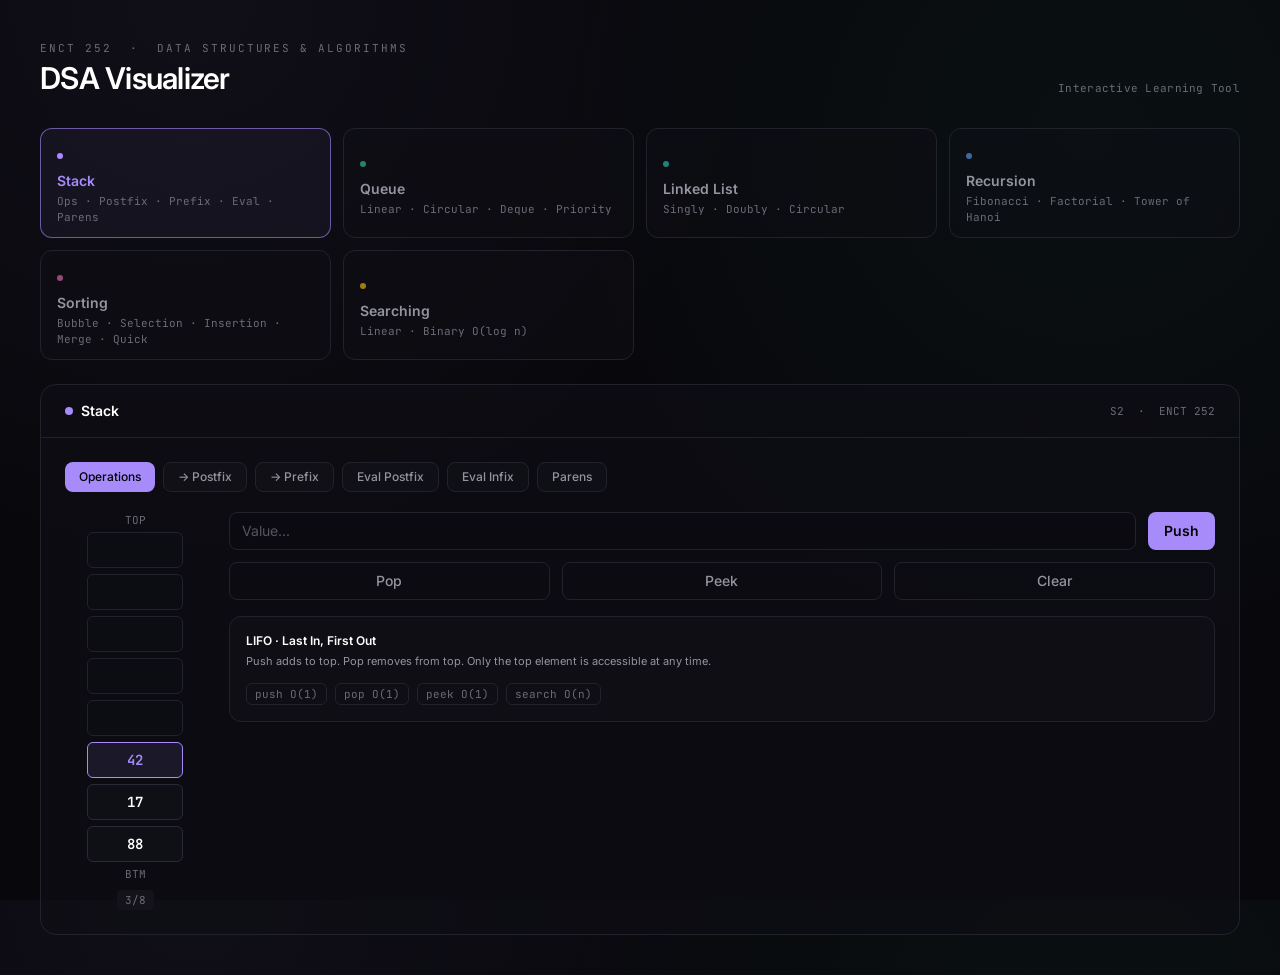
<file: DSA-visualizer/index.html>
<!DOCTYPE html>
<html lang="en">
  <head>
    <meta charset="UTF-8" />
    <meta name="viewport" content="width=device-width, initial-scale=1.0" />
    <title>DSA Visualizer · ENCT 252</title>
    <link rel="preconnect" href="https://fonts.googleapis.com" />
    <link rel="preconnect" href="https://fonts.gstatic.com" crossorigin />
    <link
      href="https://fonts.googleapis.com/css2?family=Inter:wght@400;500;600;700&family=JetBrains+Mono:wght@400;500;600;700&display=swap"
      rel="stylesheet"
    />
    <script type="module" crossorigin src="/DSA-visualizer/assets/index-DjqVFZZe.js"></script>
    <link rel="stylesheet" crossorigin href="/DSA-visualizer/assets/index-PZPohvlk.css">
  </head>
  <body>
    <div id="root"></div>
  </body>
</html>
</file>
<file: DSA-visualizer/assets/index-PZPohvlk.css>
*,:before,:after,::backdrop{--tw-border-spacing-x:0;--tw-border-spacing-y:0;--tw-translate-x:0;--tw-translate-y:0;--tw-rotate:0;--tw-skew-x:0;--tw-skew-y:0;--tw-scale-x:1;--tw-scale-y:1;--tw-pan-x: ;--tw-pan-y: ;--tw-pinch-zoom: ;--tw-scroll-snap-strictness:proximity;--tw-gradient-from-position: ;--tw-gradient-via-position: ;--tw-gradient-to-position: ;--tw-ordinal: ;--tw-slashed-zero: ;--tw-numeric-figure: ;--tw-numeric-spacing: ;--tw-numeric-fraction: ;--tw-ring-inset: ;--tw-ring-offset-width:0px;--tw-ring-offset-color:#fff;--tw-ring-color:#3b82f680;--tw-ring-offset-shadow:0 0 #0000;--tw-ring-shadow:0 0 #0000;--tw-shadow:0 0 #0000;--tw-shadow-colored:0 0 #0000;--tw-blur: ;--tw-brightness: ;--tw-contrast: ;--tw-grayscale: ;--tw-hue-rotate: ;--tw-invert: ;--tw-saturate: ;--tw-sepia: ;--tw-drop-shadow: ;--tw-backdrop-blur: ;--tw-backdrop-brightness: ;--tw-backdrop-contrast: ;--tw-backdrop-grayscale: ;--tw-backdrop-hue-rotate: ;--tw-backdrop-invert: ;--tw-backdrop-opacity: ;--tw-backdrop-saturate: ;--tw-backdrop-sepia: ;--tw-contain-size: ;--tw-contain-layout: ;--tw-contain-paint: ;--tw-contain-style: }*,:before,:after{box-sizing:border-box;border:0 solid #e5e7eb}:before,:after{--tw-content:""}html,:host{-webkit-text-size-adjust:100%;tab-size:4;font-feature-settings:normal;font-variation-settings:normal;-webkit-tap-highlight-color:transparent;font-family:Inter,ui-sans-serif,system-ui,sans-serif;line-height:1.5}body{line-height:inherit;margin:0}hr{height:0;color:inherit;border-top-width:1px}abbr:where([title]){-webkit-text-decoration:underline dotted;text-decoration:underline dotted}h1,h2,h3,h4,h5,h6{font-size:inherit;font-weight:inherit}a{color:inherit;-webkit-text-decoration:inherit;text-decoration:inherit}b,strong{font-weight:bolder}code,kbd,samp,pre{font-feature-settings:normal;font-variation-settings:normal;font-family:JetBrains Mono,Fira Code,ui-monospace,SFMono-Regular,monospace;font-size:1em}small{font-size:80%}sub,sup{vertical-align:baseline;font-size:75%;line-height:0;position:relative}sub{bottom:-.25em}sup{top:-.5em}table{text-indent:0;border-color:inherit;border-collapse:collapse}button,input,optgroup,select,textarea{font-feature-settings:inherit;font-variation-settings:inherit;font-family:inherit;font-size:100%;font-weight:inherit;line-height:inherit;letter-spacing:inherit;color:inherit;margin:0;padding:0}button,select{text-transform:none}button,input:where([type=button]),input:where([type=reset]),input:where([type=submit]){-webkit-appearance:button;background-color:#0000;background-image:none}:-moz-focusring{outline:auto}:-moz-ui-invalid{box-shadow:none}progress{vertical-align:baseline}::-webkit-inner-spin-button{height:auto}::-webkit-outer-spin-button{height:auto}[type=search]{-webkit-appearance:textfield;outline-offset:-2px}::-webkit-search-decoration{-webkit-appearance:none}::-webkit-file-upload-button{-webkit-appearance:button;font:inherit}summary{display:list-item}blockquote,dl,dd,h1,h2,h3,h4,h5,h6,hr,figure,p,pre{margin:0}fieldset{margin:0;padding:0}legend{padding:0}ol,ul,menu{margin:0;padding:0;list-style:none}dialog{padding:0}textarea{resize:vertical}input::-moz-placeholder{opacity:1;color:#9ca3af}textarea::-moz-placeholder{opacity:1;color:#9ca3af}input::placeholder,textarea::placeholder{opacity:1;color:#9ca3af}button,[role=button]{cursor:pointer}:disabled{cursor:default}img,svg,video,canvas,audio,iframe,embed,object{vertical-align:middle;display:block}img,video{max-width:100%;height:auto}[hidden]:where(:not([hidden=until-found])){display:none}.absolute{position:absolute}.relative{position:relative}.-bottom-4{bottom:-1rem}.bottom-0{bottom:0}.left-1\/2{left:50%}.top-1\/2{top:50%}.z-10{z-index:10}.float-right{float:right}.mx-2{margin-left:.5rem;margin-right:.5rem}.mx-auto{margin-left:auto;margin-right:auto}.mb-1{margin-bottom:.25rem}.mb-2{margin-bottom:.5rem}.mb-3{margin-bottom:.75rem}.mb-6{margin-bottom:1.5rem}.mb-8{margin-bottom:2rem}.ml-2{margin-left:.5rem}.ml-3{margin-left:.75rem}.ml-auto{margin-left:auto}.mr-2{margin-right:.5rem}.mr-4{margin-right:1rem}.mt-0\.5{margin-top:.125rem}.mt-1{margin-top:.25rem}.mt-1\.5{margin-top:.375rem}.mt-2{margin-top:.5rem}.mt-3{margin-top:.75rem}.mt-4{margin-top:1rem}.mt-5{margin-top:1.25rem}.mt-6{margin-top:1.5rem}.block{display:block}.inline-block{display:inline-block}.flex{display:flex}.inline-flex{display:inline-flex}.grid{display:grid}.h-1{height:.25rem}.h-1\.5{height:.375rem}.h-11{height:2.75rem}.h-2{height:.5rem}.h-6{height:1.5rem}.h-7{height:1.75rem}.h-8{height:2rem}.h-9{height:2.25rem}.h-\[200px\]{height:200px}.h-\[220px\]{height:220px}.h-full{height:100%}.max-h-\[180px\]{max-height:180px}.min-h-\[120px\]{min-height:120px}.min-h-screen{min-height:100vh}.w-1{width:.25rem}.w-1\.5{width:.375rem}.w-11{width:2.75rem}.w-12{width:3rem}.w-14{width:3.5rem}.w-16{width:4rem}.w-2{width:.5rem}.w-24{width:6rem}.w-4{width:1rem}.w-7{width:1.75rem}.w-9{width:2.25rem}.w-full{width:100%}.w-max{width:max-content}.min-w-\[2rem\]{min-width:2rem}.max-w-\[1400px\]{max-width:1400px}.shrink-0{flex-shrink:0}.-translate-x-1\/2{--tw-translate-x:-50%;transform:translate(var(--tw-translate-x), var(--tw-translate-y)) rotate(var(--tw-rotate)) skewX(var(--tw-skew-x)) skewY(var(--tw-skew-y)) scaleX(var(--tw-scale-x)) scaleY(var(--tw-scale-y))}.-translate-y-1\/2{--tw-translate-y:-50%;transform:translate(var(--tw-translate-x), var(--tw-translate-y)) rotate(var(--tw-rotate)) skewX(var(--tw-skew-x)) skewY(var(--tw-skew-y)) scaleX(var(--tw-scale-x)) scaleY(var(--tw-scale-y))}.cursor-pointer{cursor:pointer}.grid-cols-1{grid-template-columns:repeat(1,minmax(0,1fr))}.grid-cols-2{grid-template-columns:repeat(2,minmax(0,1fr))}.grid-cols-3{grid-template-columns:repeat(3,minmax(0,1fr))}.grid-cols-\[1fr_auto\]{grid-template-columns:1fr auto}.flex-col{flex-direction:column}.flex-col-reverse{flex-direction:column-reverse}.flex-wrap{flex-wrap:wrap}.items-end{align-items:flex-end}.items-center{align-items:center}.justify-center{justify-content:center}.justify-between{justify-content:space-between}.gap-1{gap:.25rem}.gap-1\.5{gap:.375rem}.gap-2{gap:.5rem}.gap-3{gap:.75rem}.gap-4{gap:1rem}.gap-5{gap:1.25rem}.gap-6{gap:1.5rem}.space-y-4>:not([hidden])~:not([hidden]){--tw-space-y-reverse:0;margin-top:calc(1rem * calc(1 - var(--tw-space-y-reverse)));margin-bottom:calc(1rem * var(--tw-space-y-reverse))}.divide-x>:not([hidden])~:not([hidden]){--tw-divide-x-reverse:0;border-right-width:calc(1px * var(--tw-divide-x-reverse));border-left-width:calc(1px * calc(1 - var(--tw-divide-x-reverse)))}.divide-linkedlist\/20>:not([hidden])~:not([hidden]){border-color:#2dd4bf33}.overflow-x-auto{overflow-x:auto}.overflow-y-auto{overflow-y:auto}.rounded{border-radius:.25rem}.rounded-2xl{border-radius:1rem}.rounded-full{border-radius:9999px}.rounded-lg{border-radius:.5rem}.rounded-md{border-radius:.375rem}.rounded-xl{border-radius:.75rem}.rounded-t{border-top-left-radius:.25rem;border-top-right-radius:.25rem}.rounded-t-md{border-top-left-radius:.375rem;border-top-right-radius:.375rem}.border{border-width:1px}.border-b{border-bottom-width:1px}.border-l-2{border-left-width:2px}.border-t{border-top-width:1px}.border-danger{--tw-border-opacity:1;border-color:rgb(248 113 113/var(--tw-border-opacity,1))}.border-danger\/30{border-color:#f871714d}.border-danger\/40{border-color:#f8717166}.border-line{--tw-border-opacity:1;border-color:rgb(34 34 44/var(--tw-border-opacity,1))}.border-line2{--tw-border-opacity:1;border-color:rgb(42 42 54/var(--tw-border-opacity,1))}.border-linkedlist{--tw-border-opacity:1;border-color:rgb(45 212 191/var(--tw-border-opacity,1))}.border-linkedlist\/20{border-color:#2dd4bf33}.border-linkedlist\/30{border-color:#2dd4bf4d}.border-linkedlist\/40{border-color:#2dd4bf66}.border-linkedlist\/60{border-color:#2dd4bf99}.border-queue{--tw-border-opacity:1;border-color:rgb(52 211 153/var(--tw-border-opacity,1))}.border-queue\/30{border-color:#34d3994d}.border-queue\/40{border-color:#34d39966}.border-queue\/60{border-color:#34d39999}.border-recursion{--tw-border-opacity:1;border-color:rgb(96 165 250/var(--tw-border-opacity,1))}.border-recursion\/40{border-color:#60a5fa66}.border-recursion\/60{border-color:#60a5fa99}.border-searching{--tw-border-opacity:1;border-color:rgb(250 204 21/var(--tw-border-opacity,1))}.border-searching\/40{border-color:#facc1566}.border-searching\/60{border-color:#facc1599}.border-sorting{--tw-border-opacity:1;border-color:rgb(244 114 182/var(--tw-border-opacity,1))}.border-sorting\/40{border-color:#f472b666}.border-sorting\/60{border-color:#f472b699}.border-stack{--tw-border-opacity:1;border-color:rgb(167 139 250/var(--tw-border-opacity,1))}.border-stack\/30{border-color:#a78bfa4d}.border-stack\/40{border-color:#a78bfa66}.border-stack\/60{border-color:#a78bfa99}.border-transparent{border-color:#0000}.border-white\/30{border-color:#ffffff4d}.bg-danger\/70{background-color:#f87171b3}.bg-danger\/\[0\.06\]{background-color:#f871710f}.bg-danger\/\[0\.08\]{background-color:#f8717114}.bg-line2{--tw-bg-opacity:1;background-color:rgb(42 42 54/var(--tw-bg-opacity,1))}.bg-linkedlist{--tw-bg-opacity:1;background-color:rgb(45 212 191/var(--tw-bg-opacity,1))}.bg-linkedlist\/10{background-color:#2dd4bf1a}.bg-linkedlist\/\[0\.05\]{background-color:#2dd4bf0d}.bg-linkedlist\/\[0\.06\]{background-color:#2dd4bf0f}.bg-linkedlist\/\[0\.08\]{background-color:#2dd4bf14}.bg-panel{--tw-bg-opacity:1;background-color:rgb(14 14 20/var(--tw-bg-opacity,1))}.bg-panel\/50{background-color:#0e0e1480}.bg-panel\/60{background-color:#0e0e1499}.bg-panel2{--tw-bg-opacity:1;background-color:rgb(19 19 25/var(--tw-bg-opacity,1))}.bg-panel2\/10{background-color:#1313191a}.bg-panel2\/20{background-color:#13131933}.bg-panel2\/30{background-color:#1313194d}.bg-panel2\/40{background-color:#13131966}.bg-panel2\/50{background-color:#13131980}.bg-panel2\/60{background-color:#13131999}.bg-queue{--tw-bg-opacity:1;background-color:rgb(52 211 153/var(--tw-bg-opacity,1))}.bg-queue\/10{background-color:#34d3991a}.bg-queue\/20{background-color:#34d39933}.bg-queue\/\[0\.06\]{background-color:#34d3990f}.bg-queue\/\[0\.08\]{background-color:#34d39914}.bg-recursion{--tw-bg-opacity:1;background-color:rgb(96 165 250/var(--tw-bg-opacity,1))}.bg-recursion\/10{background-color:#60a5fa1a}.bg-recursion\/\[0\.06\]{background-color:#60a5fa0f}.bg-recursion\/\[0\.08\]{background-color:#60a5fa14}.bg-searching{--tw-bg-opacity:1;background-color:rgb(250 204 21/var(--tw-bg-opacity,1))}.bg-searching\/10{background-color:#facc151a}.bg-searching\/20{background-color:#facc1533}.bg-searching\/70{background-color:#facc15b3}.bg-searching\/\[0\.06\]{background-color:#facc150f}.bg-searching\/\[0\.08\]{background-color:#facc1514}.bg-sorting{--tw-bg-opacity:1;background-color:rgb(244 114 182/var(--tw-bg-opacity,1))}.bg-sorting\/10{background-color:#f472b61a}.bg-sorting\/20{background-color:#f472b633}.bg-sorting\/70{background-color:#f472b6b3}.bg-sorting\/\[0\.06\]{background-color:#f472b60f}.bg-sorting\/\[0\.08\]{background-color:#f472b614}.bg-stack{--tw-bg-opacity:1;background-color:rgb(167 139 250/var(--tw-bg-opacity,1))}.bg-stack\/10{background-color:#a78bfa1a}.bg-stack\/\[0\.06\]{background-color:#a78bfa0f}.bg-stack\/\[0\.08\]{background-color:#a78bfa14}.p-3{padding:.75rem}.p-4{padding:1rem}.p-6{padding:1.5rem}.px-1\.5{padding-left:.375rem;padding-right:.375rem}.px-2{padding-left:.5rem;padding-right:.5rem}.px-3{padding-left:.75rem;padding-right:.75rem}.px-3\.5{padding-left:.875rem;padding-right:.875rem}.px-4{padding-left:1rem;padding-right:1rem}.px-5{padding-left:1.25rem;padding-right:1.25rem}.px-6{padding-left:1.5rem;padding-right:1.5rem}.py-0\.5{padding-top:.125rem;padding-bottom:.125rem}.py-1{padding-top:.25rem;padding-bottom:.25rem}.py-1\.5{padding-top:.375rem;padding-bottom:.375rem}.py-10{padding-top:2.5rem;padding-bottom:2.5rem}.py-2{padding-top:.5rem;padding-bottom:.5rem}.py-3{padding-top:.75rem;padding-bottom:.75rem}.py-4{padding-top:1rem;padding-bottom:1rem}.py-6{padding-top:1.5rem;padding-bottom:1.5rem}.py-8{padding-top:2rem;padding-bottom:2rem}.pb-1{padding-bottom:.25rem}.text-left{text-align:left}.text-center{text-align:center}.text-right{text-align:right}.text-3xl{font-size:1.875rem;line-height:2.25rem}.text-\[10px\]{font-size:10px}.text-\[9px\]{font-size:9px}.text-lg{font-size:1.125rem;line-height:1.75rem}.text-sm{font-size:.875rem;line-height:1.25rem}.text-xs{font-size:.75rem;line-height:1rem}.text-xxs{font-size:.6875rem;line-height:1rem}.font-bold{font-weight:700}.font-medium{font-weight:500}.font-semibold{font-weight:600}.leading-relaxed{line-height:1.625}.tracking-\[0\.18em\]{letter-spacing:.18em}.tracking-tight{letter-spacing:-.025em}.tracking-wide{letter-spacing:.025em}.text-black{--tw-text-opacity:1;color:rgb(0 0 0/var(--tw-text-opacity,1))}.text-danger{--tw-text-opacity:1;color:rgb(248 113 113/var(--tw-text-opacity,1))}.text-dim{--tw-text-opacity:1;color:rgb(148 148 160/var(--tw-text-opacity,1))}.text-linkedlist{--tw-text-opacity:1;color:rgb(45 212 191/var(--tw-text-opacity,1))}.text-muted{--tw-text-opacity:1;color:rgb(107 107 120/var(--tw-text-opacity,1))}.text-queue{--tw-text-opacity:1;color:rgb(52 211 153/var(--tw-text-opacity,1))}.text-recursion{--tw-text-opacity:1;color:rgb(96 165 250/var(--tw-text-opacity,1))}.text-searching{--tw-text-opacity:1;color:rgb(250 204 21/var(--tw-text-opacity,1))}.text-sorting{--tw-text-opacity:1;color:rgb(244 114 182/var(--tw-text-opacity,1))}.text-stack{--tw-text-opacity:1;color:rgb(167 139 250/var(--tw-text-opacity,1))}.text-transparent{color:#0000}.text-white{--tw-text-opacity:1;color:rgb(255 255 255/var(--tw-text-opacity,1))}.opacity-40{opacity:.4}.opacity-50{opacity:.5}.opacity-60{opacity:.6}.filter{filter:var(--tw-blur) var(--tw-brightness) var(--tw-contrast) var(--tw-grayscale) var(--tw-hue-rotate) var(--tw-invert) var(--tw-saturate) var(--tw-sepia) var(--tw-drop-shadow)}.transition-all{transition-property:all;transition-duration:.15s;transition-timing-function:cubic-bezier(.4,0,.2,1)}.transition-colors{transition-property:color,background-color,border-color,text-decoration-color,fill,stroke;transition-duration:.15s;transition-timing-function:cubic-bezier(.4,0,.2,1)}.duration-200{transition-duration:.2s}*{box-sizing:border-box}html,body,#root{height:100%}body{color:#e4e4e9;-webkit-font-smoothing:antialiased;background-color:#08080c;background-image:radial-gradient(circle at 15% 0,#a78bfa0d,#0000 40%),radial-gradient(circle at 85% 15%,#34d3990a,#0000 40%);background-position:0 0;background-repeat:repeat;background-size:auto;background-attachment:scroll;background-origin:padding-box;background-clip:border-box;font-family:Inter,ui-sans-serif,system-ui,sans-serif}::selection{background:#a78bfa59}::-webkit-scrollbar{width:8px;height:8px}::-webkit-scrollbar-track{background:0 0}::-webkit-scrollbar-thumb{background:#2a2a36;border-radius:8px}::-webkit-scrollbar-thumb:hover{background:#35353f}input[type=text],input[type=number]{color:#e4e4e9;background:#0a0a10;border:1px solid #22222c;outline:none;transition:border-color .15s}input[type=text]:focus,input[type=number]:focus{border-color:#4a4a5a}input::placeholder{color:#55555f}button{cursor:pointer;font-family:inherit}button:disabled{cursor:not-allowed}.mono{font-family:JetBrains Mono,ui-monospace,monospace}@keyframes popIn{0%{opacity:0;transform:scale(.85)}to{opacity:1;transform:scale(1)}}.pop-in{animation:.18s ease-out popIn}@keyframes fadeSlide{0%{opacity:0;transform:translateY(4px)}to{opacity:1;transform:translateY(0)}}.fade-slide{animation:.15s ease-out fadeSlide}.hover\:border-line2:hover{--tw-border-opacity:1;border-color:rgb(42 42 54/var(--tw-border-opacity,1))}.hover\:bg-danger\/10:hover{background-color:#f871711a}.hover\:bg-panel2\/60:hover{background-color:#13131999}.hover\:text-dim:hover{--tw-text-opacity:1;color:rgb(148 148 160/var(--tw-text-opacity,1))}.hover\:text-white:hover{--tw-text-opacity:1;color:rgb(255 255 255/var(--tw-text-opacity,1))}.disabled\:opacity-30:disabled{opacity:.3}.disabled\:opacity-40:disabled{opacity:.4}@media (width>=768px){.md\:grid-cols-2{grid-template-columns:repeat(2,minmax(0,1fr))}.md\:grid-cols-4{grid-template-columns:repeat(4,minmax(0,1fr))}.md\:grid-cols-\[140px_1fr\]{grid-template-columns:140px 1fr}.md\:grid-cols-\[1fr_220px\]{grid-template-columns:1fr 220px}.md\:grid-cols-\[1fr_320px\]{grid-template-columns:1fr 320px}.md\:grid-cols-\[220px_1fr\]{grid-template-columns:220px 1fr}.md\:grid-cols-\[260px_1fr\]{grid-template-columns:260px 1fr}.md\:px-10{padding-left:2.5rem;padding-right:2.5rem}}@media (width>=1024px){.lg\:grid-cols-\[1fr_320px\]{grid-template-columns:1fr 320px}}
</file>
